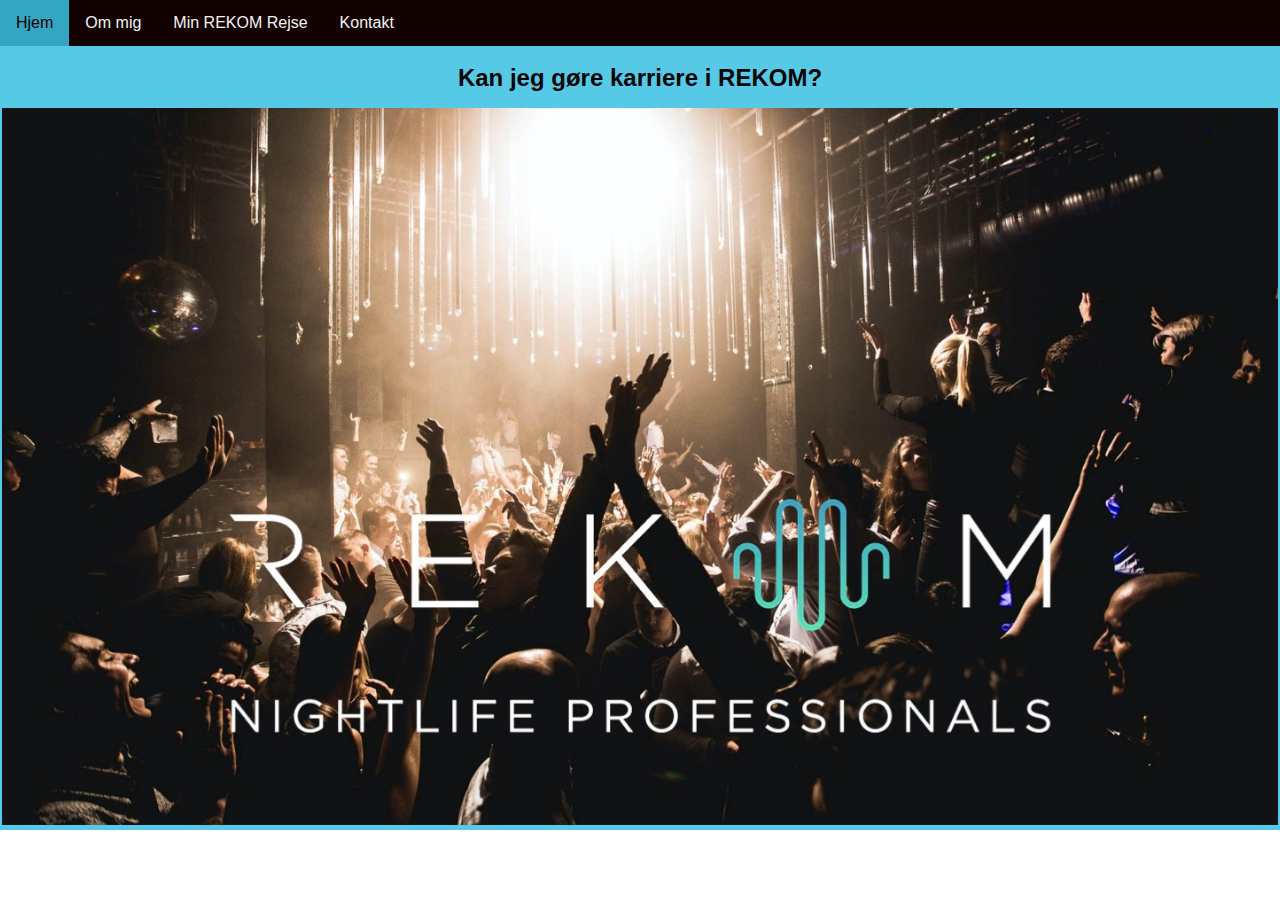
<file: Index.html>
<!DOCTYPE html>
<html lang="da">

<head>
    <meta charset="utf-8">
    <meta name="viewport" content="width=device-width, initial-scale=1.0">
    <meta name="keywords" content="Rasmus Fulton, Fulton, Hjemmeside, Cphbusiness, REKOM, Tyrolia">
    <meta name="description"
        content="En 24-årig som balancerer livet mellem en professionsbachelor på Cphbusiness, arbejde på en natklub og en masse andet.">
    <title>Rasmus Fulton</title>
    <link rel="stylesheet" href="style.css">
</head>

<body>
    </head>
    <body>
        <div class="topnav">
            <a href="./Index.html#">Hjem</a>
            <a href="./om%20mig.html">Om mig</a>
            <a href="./rekomrejse.html">Min
                REKOM Rejse</a>
            <a href="./kontakt.html">Kontakt</a>
        </div>
        <div class="header">
            <h1>Kan jeg gøre karriere i REKOM?</h1>

            <div class="container">
                <img src="./img_rekom1.jpg" alt="REKOM BILLEDE" style="width:100%;">
            </div>
    </body>
</html>
</file>
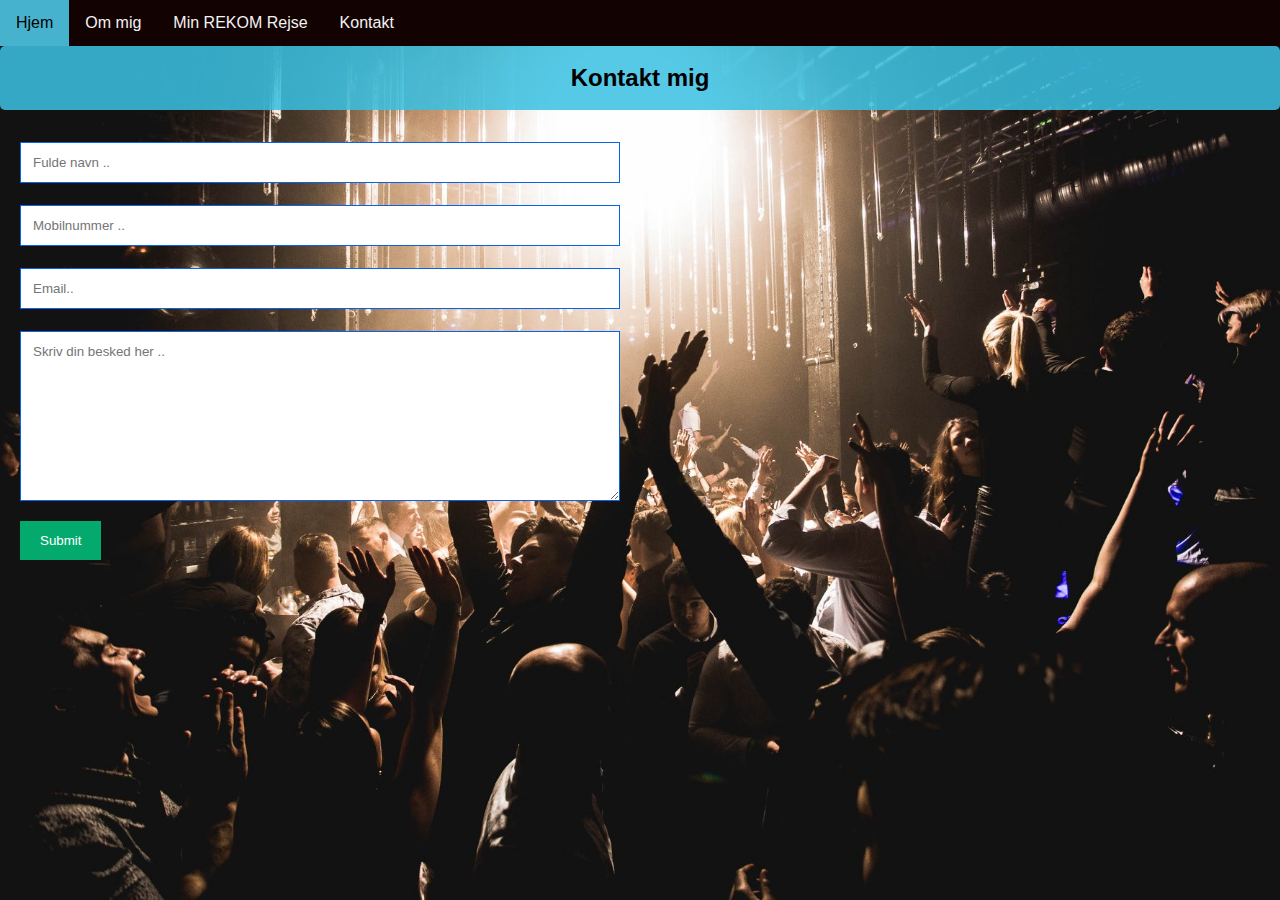
<file: kontakt.html>
<!DOCTYPE html>
<html lang="da">

<head>
    <meta charset="utf-8">
    <meta name="viewport" content="width=device-width, initial-scale=1.0">
    <meta name="keywords" content="Rasmus Fulton, Fulton, Hjemmeside, Cphbusiness, REKOM, Tyrolia">
    <meta name="description"
        content="En 24-årig som balancerer livet mellem en professionsbachelor på Cphbusiness, arbejde på en natklub og en masse andet.">
    <title>Rasmus Fulton</title>
    <link rel="stylesheet" href="kontakt.css">
</head>

<body>

    <div class="topnav">
        <a href="./Index.html#">Hjem</a>
        <a href="./om%20mig.html">Om mig</a>
        <a href="./rekomrejse.html">Min
            REKOM Rejse</a>
        <a href="./kontakt.html">Kontakt</a>
    </div>
        <div class="container">
            <div style="text-align:center">
                <h1>Kontakt mig</h1>

            </div>

        </div>
        <div class="column">
            <form action="/action_page.php">
                <label for="fname"></label>
                <input type="text" id="fname" name="Fulde navn" placeholder="Fulde navn ..">
                <label for="fname"></label>
                <input type="text" id="fname" name="mobilnummer" placeholder="Mobilnummer ..">
                <label for="lname"></label>
                <input type="text" id="lname" name="mail" placeholder="Email..">
                <label for="subject"></label>
                <textarea id="subject" name="subject" placeholder="Skriv din besked her .."
                    style="height:170px"></textarea>
                <input type="submit" value="Submit">
            </form>
        </div>
        </div>
        </div>

    </body>

</html>
</file>
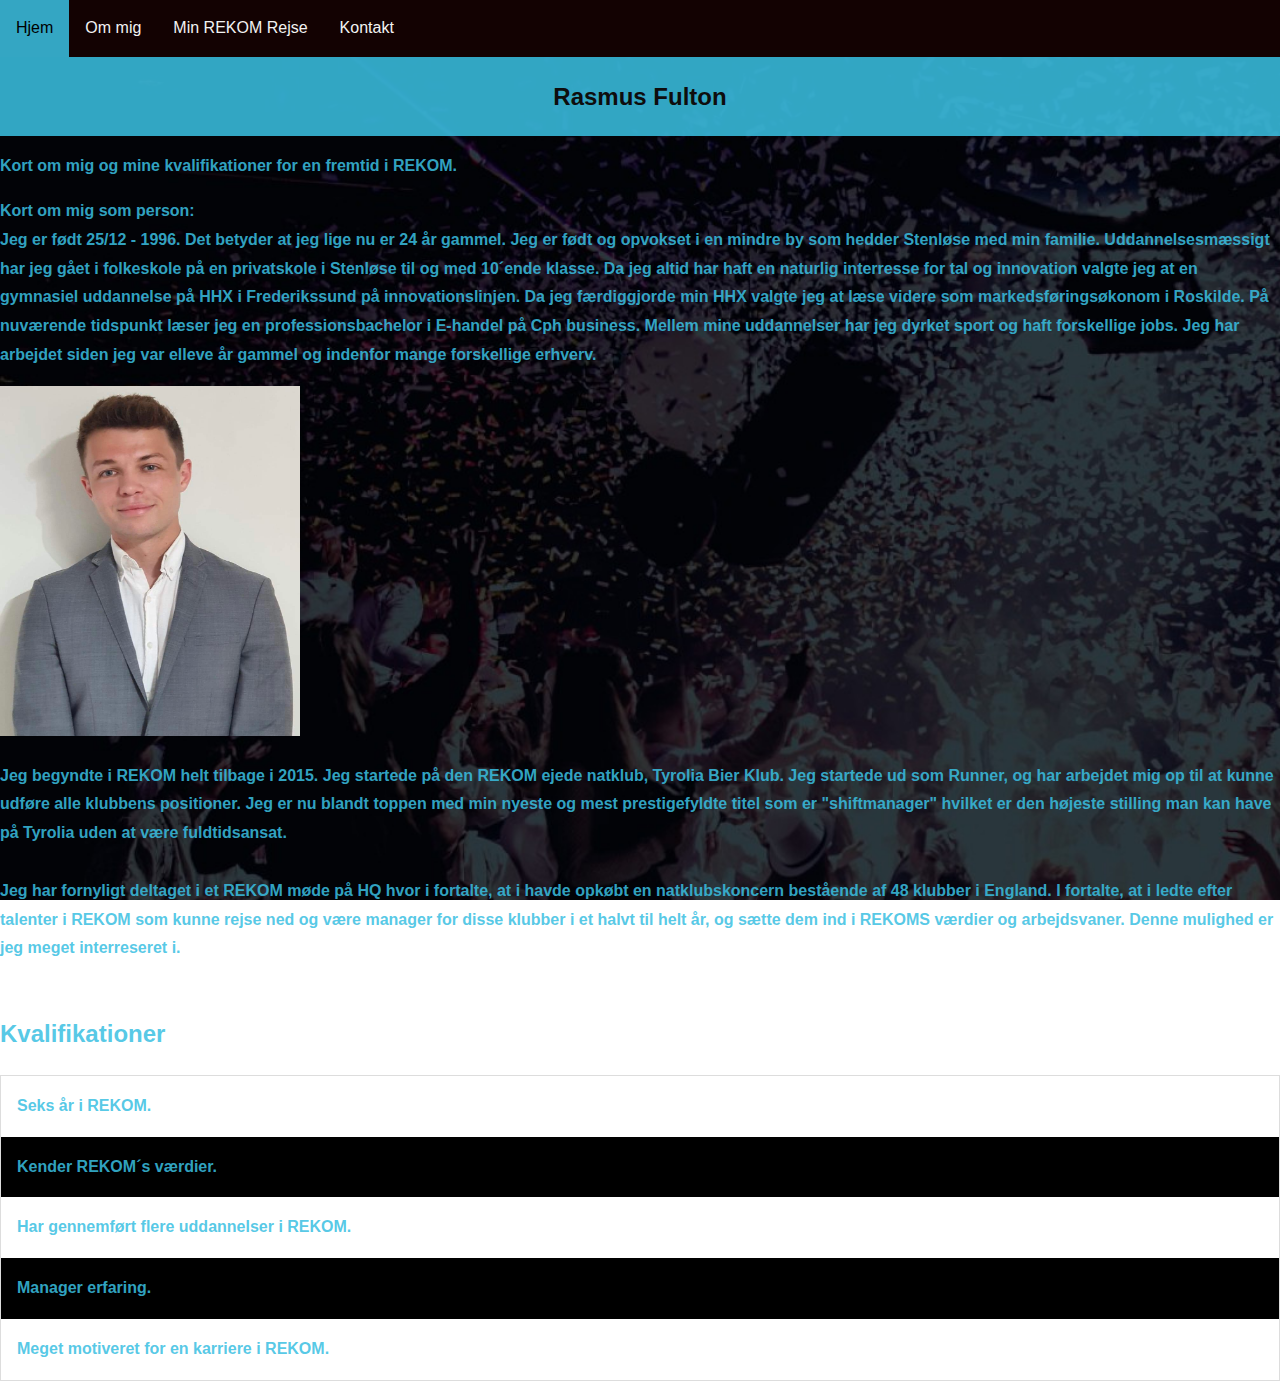
<file: om mig.html>
<!DOCTYPE html>
<html lang="da">

<head>
    <meta charset="utf-8">
    <meta name="viewport" content="width=device-width, initial-scale=1.0">
    <meta name="keywords" content="Rasmus Fulton, Fulton, Hjemmeside, Cphbusiness, REKOM, Tyrolia">
    <meta name="description"
        content="En 24-årig som balancerer livet mellem en professionsbachelor på Cphbusiness, arbejde på en natklub og en masse andet.">
    <title>Rasmus Fulton</title>
    <link rel="stylesheet" href="./om mig.css">
</head>
<body>
    <div class="topnav">
        <a href="./Index.html#">Hjem</a>
        <a href="./om%20mig.html">Om mig</a>
        <a href="./rekomrejse.html">Min
            REKOM Rejse</a>
        <a href="./kontakt.html">Kontakt</a>
    </div>
    <div class="header">
        <h1>Rasmus Fulton</h1>
    </div>
    <body>

        <!-- Container (About Section) -->

        <p class=><strong>Kort om mig og mine kvalifikationer for en fremtid i REKOM.<br>



                <p> Kort om mig som person: <br>
                    Jeg er født 25/12 - 1996. Det betyder at jeg lige nu er 24 år gammel. Jeg er
                    født og
                    opvokset i en mindre by som hedder Stenløse med min familie. Uddannelsesmæssigt har jeg gået i
                    folkeskole på
                    en privatskole i Stenløse til og med 10´ende klasse. Da jeg altid har haft en naturlig interresse
                    for tal og
                    innovation valgte jeg at en gymnasiel uddannelse på HHX i Frederikssund på innovationslinjen. Da jeg
                    færdiggjorde min HHX valgte jeg at læse videre som markedsføringsøkonom i Roskilde. På nuværende
                    tidspunkt
                    læser jeg en professionsbachelor i E-handel på Cph business. Mellem mine uddannelser har jeg dyrket
                    sport
                    og haft forskellige jobs. Jeg har arbejdet siden jeg var elleve år
                    gammel og indenfor mange forskellige erhverv.

                </p>

                <img src="./img_rf.jpg"
                    class="w3-round w3-image w3-opacity w3-hover-opacity-off" alt="Billede af mig" width="300"
                    height="350">
                </div>

                <!-- Hide this text on small devices -->
                <div class="w3-col m6 w3-hide-small w3-padding-large">
                    <p> Jeg begyndte i REKOM helt tilbage i 2015. Jeg startede på den REKOM ejede natklub, Tyrolia Bier
                        Klub.
                        Jeg startede ud som Runner, og har arbejdet mig op til at kunne udføre alle klubbens positioner.
                        Jeg er
                        nu blandt toppen med min nyeste og mest prestigefyldte titel som er "shiftmanager" hvilket
                        er den
                        højeste stilling man kan have på Tyrolia uden at være fuldtidsansat.
                        <br>
                        <br>
                        Jeg har fornyligt deltaget i et REKOM møde på HQ hvor i fortalte, at i havde opkøbt en
                        natklubskoncern
                        bestående af 48 klubber i
                        England. I fortalte, at i ledte efter talenter i REKOM som kunne rejse ned og være manager for
                        disse klubber i et halvt til helt år, og sætte dem ind i REKOMS værdier og arbejdsvaner. Denne
                        mulighed er jeg meget interreseret i.
                        <br>
                        <br>

                    </p>
        </div>

                    <h2>Kvalifikationer</h2>

                    <table>

                        <tr>
                            <td>Seks år i REKOM.</td>

                        </tr>
                        <tr>
                            <td>Kender REKOM´s værdier.</td>

                        </tr>
                        <tr>
                            <td>Har gennemført flere uddannelser i REKOM.</td>

                        </tr>
                        <tr>
                            <td>Manager erfaring.</td>

                        </tr>
                        <tr>
                            <td>Meget motiveret for en karriere i REKOM.</td>

                        </tr>
                    </table>


</html>
</file>
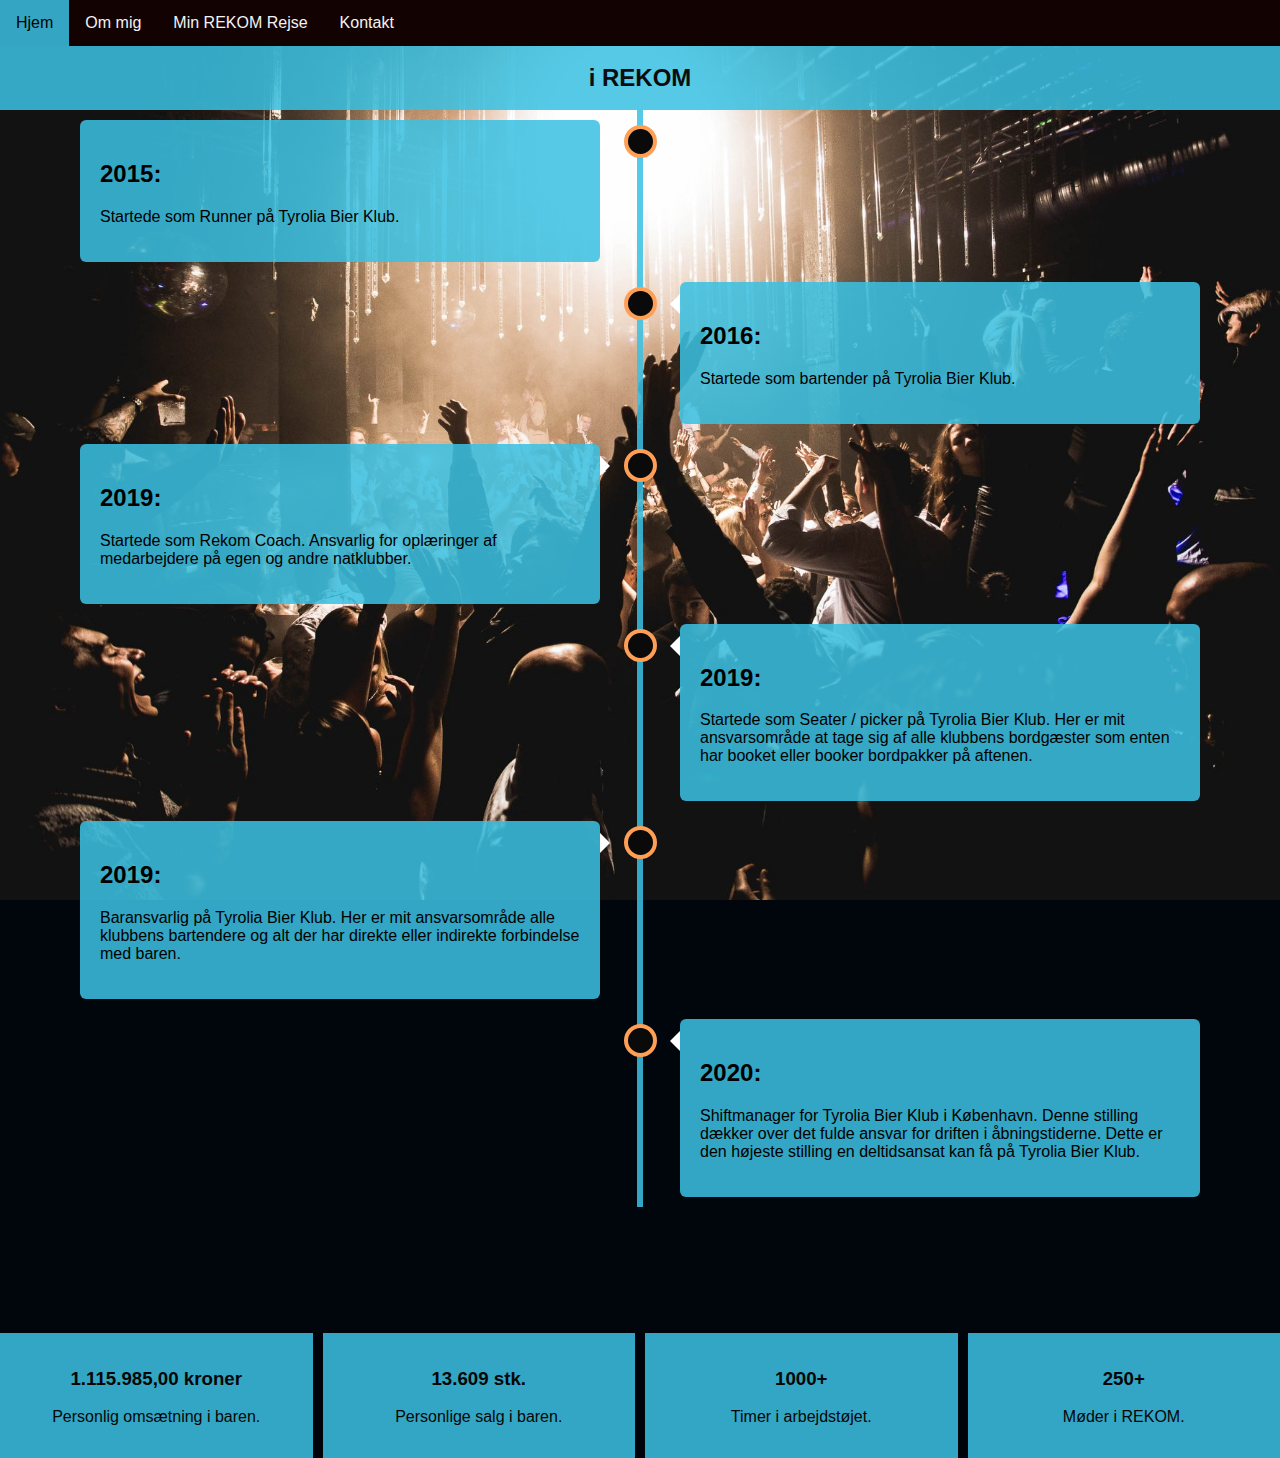
<file: rekomrejse.html>
<!DOCTYPE html>
<html lang="da">

<head>
    <meta charset="utf-8">
    <meta name="viewport" content="width=device-width, initial-scale=1.0">
    <meta name="keywords" content="Rasmus Fulton, Fulton, Hjemmeside, Cphbusiness, REKOM, Tyrolia">
    <meta name="description"
        content="En 24-årig som balancerer livet mellem en professionsbachelor på Cphbusiness, arbejde på en natklub og en masse andet.">
    <title>Rasmus Fulton</title>
    <meta name="viewport" content="width=device-width, initial-scale=1.0">
    <link rel="stylesheet" href="./rekomrejse.css">

    <style>
        body {
            background-image: url("./img_rekomnormal.jpg");
            background-repeat: no-repeat;
            background-attachment: fixed;
            background-size: cover;

        }

        * {
            box-sizing: border-box;
        }

        body {
            background-color: #00060c;
            font-family: Helvetica, sans-serif;
        }


        /* The actual timeline (the vertical ruler) */
        .timeline {
            position: relative;
            max-width: 1200px;
            margin: 0 auto;
        }

        /* The actual timeline (the vertical ruler) */
        .timeline::after {
            content: '';
            position: absolute;
            width: 6px;
            background-color: rgba(58, 192, 226, 0.863);
            top: 0;
            bottom: 0;
            left: 50%;
            margin-left: -3px;
        }

        /* Container around content */
        .container {
            padding: 10px 40px;
            position: relative;
            background-color: inherit;
            width: 50%;
        }

        /* The circles on the timeline */
        .container::after {
            content: '';
            position: absolute;
            width: 25px;
            height: 25px;
            right: -17px;
            background-color: rgb(10, 10, 10);
            border: 4px solid #FF9F55;
            top: 15px;
            border-radius: 50%;
            z-index: 1;
        }

        /* Place the container to the left */
        .left {
            left: 0;
        }

        /* Place the container to the right */
        .right {
            left: 50%;
        }

        /* Add arrows to the left container (pointing right) */
        .left::before {
            content: " ";
            height: 0;
            position: absolute;
            top: 22px;
            width: 0;
            z-index: 1;
            right: 30px;
            border: medium solid white;
            border-width: 10px 0 10px 10px;
            border-color: transparent transparent transparent white;
        }

        /* Add arrows to the right container (pointing left) */
        .right::before {
            content: " ";
            height: 0;
            position: absolute;
            top: 22px;
            width: 0;
            z-index: 1;
            left: 30px;
            border: medium solid white;
            border-width: 10px 10px 10px 0;
            border-color: transparent white transparent transparent;
        }

        /* Fix the circle for containers on the right side */
        .right::after {
            left: -16px;
        }

        /* The actual content */
        .content {
            padding: 20px 30px;
            background-color: rgba(58, 192, 226, 0.863);
            position: relative;
            border-radius: 6px;
        }

        /* Media queries - Responsive timeline on screens less than 600px wide */
        @media screen and (max-width: 600px) {

            /* Place the timelime to the left */
            .timeline::after {
                left: 31px;
            }

            /* Full-width containers */
            .container {
                width: 100%;
                padding-left: 70px;
                padding-right: 25px;
            }

            /* Make sure that all arrows are pointing leftwards */
            .container::before {
                left: 60px;
                border: medium solid white;
                border-width: 10px 10px 10px 0;
                border-color: transparent white transparent transparent;
            }

            /* Make sure all circles are at the same spot */
            .left::after,
            .right::after {
                left: 15px;
            }

            /* Make all right containers behave like the left ones */
            .right {
                left: 0%;
            }
        }
    </style>
</head>

<body>


    <style>
        * {
            box-sizing: border-box;
            font-family: Arial, Helvetica, sans-serif;
        }

        body {
            margin: 0;
            font-family: Arial, Helvetica, sans-serif;
        }

        /* Style the top navigation bar */
        .topnav {
            overflow: hidden;
            background-color: rgb(19, 2, 2);
        }

        /* Style the topnav links */
        .topnav a {
            float: left;
            display: block;
            color: #f2f2f2;
            text-align: center;
            padding: 14px 16px;
            text-decoration: none;
        }

        /* Change color on hover */
        .topnav a:hover {
            background-color: rgba(58, 192, 226, 0.863);
            color: black;
        }



        /* Style the footer */
        .footer {
            background-color: #f1f1f1;
            padding: 10px;
        }
    </style>
    </head>



    <div class="topnav">
        <a href="./Index.html#">Hjem</a>
        <a href="./om%20mig.html">Om mig</a>
        <a href="./rekomrejse.html">Min
            REKOM Rejse</a>
        <a href="./kontakt.html">Kontakt</a>
    </div>
    <style>
        /* Style the body */
        body {
            font-family: Arial;
            margin: 0;
        }

        /* Header/Logo Title */
        .header {
            padding: 2px;
            text-align: center;
            background: rgba(58, 192, 226, 0.863);
            color: rgb(14, 13, 13);
            font-size: 12px;
        }

        /* Page Content */
        .content {
            padding: 20px;
        }
    </style>
    </head>

    <body>

        <div class="header">
            <h1> i REKOM</h1>
        </div>
        <div class="timeline">
            <div class="container left">
                <div class="content">
                    <h2>2015:</h2>
                    <p>Startede som Runner på Tyrolia Bier Klub. </p>
                </div>
            </div>
            <div class="container right">
                <div class="content">
                    <h2>2016:</h2>
                    <p>Startede som bartender på Tyrolia Bier Klub. </p>
                </div>
            </div>
            <div class="container left">
                <div class="content">
                    <h2>2019:</h2>
                    <p>Startede som Rekom Coach. Ansvarlig for oplæringer af medarbejdere på egen og andre natklubber.
                    </p>
                </div>
            </div>
            <div class="container right">
                <div class="content">
                    <h2>2019:</h2>
                    <p>Startede som Seater / picker på Tyrolia Bier Klub. Her er mit ansvarsområde at tage sig af alle
                        klubbens bordgæster som enten har
                        booket eller booker bordpakker på aftenen.</p>
                </div>
            </div>
            <div class="container left">
                <div class="content">
                    <h2>2019:</h2>
                    <p>Baransvarlig på Tyrolia Bier Klub. Her er mit
                        ansvarsområde alle klubbens bartendere og alt der
                        har direkte eller indirekte forbindelse med baren.</p>
                </div>
            </div>
            <div class="container right">
                <div class="content">
                    <h2>2020:</h2>
                    <p>Shiftmanager for Tyrolia Bier Klub i København. Denne stilling dækker over det fulde ansvar for
                        driften i
                        åbningstiderne. Dette er den højeste stilling en deltidsansat kan få på Tyrolia Bier Klub. </p>
                </div>
            </div>
        </div>


        <style>
            * {
                box-sizing: border-box;
            }

            body {
                font-family: Arial, Helvetica, sans-serif;
            }

            /* Float four columns side by side */
            .column {
                float: left;
                width: 25%;
                padding: 0 5px;
            }

            .row {
                margin: 0 -5px;
            }

            /* Clear floats after the columns */
            .row:after {
                content: "";
                display: table;
                clear: both;
            }

            /* Responsive columns */
            @media screen and (max-width: 600px) {
                .column {
                    width: 100%;
                    display: block;
                    margin-bottom: 10px;
                }
            }

            /* Style the counter cards */
            .card {
                box-shadow: 0 4px 8px 0 rgba(0, 0, 0, 0.2);
                padding: 16px;
                text-align: center;
                background-color: rgba(58, 192, 226, 0.863);
                color: rgb(7, 7, 7);
            }

            .fa {
                font-size: 50px;
            }
        </style>
        </head>

        <body>

            <br>
            <br>
            <br>
            <br>
            <br>
            <br>
            <br>

            <div class="row">
                <div class="column">
                    <div class="card">
                        <p><i class="fa fa-user"></i></p>
                        <h3>1.115.985,00 kroner</h3>
                        <p>Personlig omsætning i baren.</p>
                    </div>
                </div>

                <div class="column">
                    <div class="card">
                        <p><i class="fa fa-check"></i></p>
                        <h3>13.609 stk. </h3>
                        <p>Personlige salg i baren.</p>
                    </div>
                </div>

                <div class="column">
                    <div class="card">
                        <p><i class="fa fa-smile-o"></i></p>
                        <h3>1000+</h3>
                        <p>Timer i arbejdstøjet.</p>
                    </div>
                </div>

                <div class="column">
                    <div class="card">
                        <p><i class="fa fa-coffee"></i></p>
                        <h3>250+</h3>
                        <p>Møder i REKOM.</p>
                    </div>
                </div>
            </div>

        </body>

</html>
</file>
<file: style.css>
.header {
            padding: 2px;
            text-align: center;
            background: rgba(58, 192, 226, 0.863);
            color: rgb(5, 5, 5);
            font-size: 12px;
        }

        * {
            box-sizing: border-box;
            font-family: Arial, Helvetica, sans-serif;
        }

        body {
            margin: 0;
            font-family: Arial, Helvetica, sans-serif;
        }

        /* Style the top navigation bar */
        .topnav {
            overflow: hidden;
            background-color: rgb(19, 2, 2);
        }

        /* Style the topnav links */
        .topnav a {
            float: left;
            display: block;
            color: #f2f2f2;
            text-align: center;
            padding: 14px 16px;
            text-decoration: none;
        }

        /* Change color on hover */
        .topnav a:hover {
            background-color: rgba(58, 192, 226, 0.863);
            color: black;
        }



        /* Style the footer */
        .footer {
            background-color: #f1f1f1;
            padding: 10px;
        }
</file>
<file: kontakt.css>
body {
            background-image: url('./img_rekomnormal.jpg');
            background-repeat: no-repeat;
            background-attachment: fixed;
            background-size: cover;
        }

        * {
            box-sizing: border-box;
            font-family: Arial, Helvetica, sans-serif;
        }

        body {
            margin: 0;
            font-family: Arial, Helvetica, sans-serif;
        }

        /* Style the top navigation bar */
        .topnav {
            overflow: hidden;
            background-color: rgb(19, 2, 2);
        }

        /* Style the topnav links */
        .topnav a {
            float: left;
            display: block;
            color: #f2f2f2;
            text-align: center;
            padding: 14px 16px;
            text-decoration: none;
        }

        /* Change color on hover */
        .topnav a:hover {
            background-color: rgba(80, 206, 238, 0.863);
            color: black;
        }



        /* Style the footer */
        .footer {
            background-color: #f1f1f1;
            padding: 10px;
        }        body {
            background-image: url('./img_rekomnormal.jpg');
            background-repeat: no-repeat;
            background-attachment: fixed;
            background-size: cover;
        }

        * {
            box-sizing: border-box;
            font-family: Arial, Helvetica, sans-serif;
        }

        body {
            margin: 0;
            font-family: Arial, Helvetica, sans-serif;
        }

        /* Style the top navigation bar */
        .topnav {
            overflow: hidden;
            background-color: rgb(19, 2, 2);
        }

        /* Style the topnav links */
        .topnav a {
            float: left;
            display: block;
            color: #f2f2f2;
            text-align: center;
            padding: 14px 16px;
            text-decoration: none;
        }

        /* Change color on hover */
        .topnav a:hover {
            background-color: rgba(80, 206, 238, 0.863);
            color: black;
        }



        /* Style the footer */
        .footer {
            background-color: #f1f1f1;
            padding: 10px;
        }

body {
            background-color: #0a7ef1;
            font-family: Helvetica, sans-serif;
        }


        * {
            box-sizing: border-box;
        }

        /* Style inputs */
        input[type=text],
        select,
        textarea {
            width: 100%;
            padding: 12px;
            border: 1px solid rgb(8, 99, 236);
            margin-top: 6px;
            margin-bottom: 16px;
            resize: vertical;
        }

        input[type=submit] {
            background-color: #04AA6D;
            color: white;
            padding: 12px 20px;
            border: none;
            cursor: pointer;
        }

        input[type=submit]:hover {
            background-color: #45a049;
        }

        /* Style the container/contact section */
        .container {
            border-radius: 5px;
            background-color: rgba(58, 192, 226, 0.863);
            padding: 2px;
            font-size: 12px;
        }

        /* Create two columns that float next to eachother */
        .column {
            float: left;
            width: 50%;
            margin-top: 6px;
            padding: 20px;
        }

        /* Clear floats after the columns */
        .row:after {
            content: "";
            display: table;
            clear: both;
        }

        /* Responsive layout - when the screen is less than 600px wide, make the two columns stack on top of each other instead of next to each other */
        @media screen and (max-width: 600px) {

            .column,
            input[type=submit] {
                width: 100%;
                margin-top: 0;
            }
        }
</file>
<file: om mig.css>
body {
            font-family: Arial;
            margin: 0;
        }

        .header {
            padding: 2px;
            text-align: center;
            background: rgba(58, 192, 226, 0.863);
            color: rgb(14, 13, 13);
            font-size: 12px;
        }

        body {
            background-image: url('./img_ommig.jpg');
            background-repeat: no-repeat;
            background-attachment: fixed;
            background-size: cover;
        }

        * {
            box-sizing: border-box;
            font-family: Arial, Helvetica, sans-serif;
        }

        body {
            margin: 0;
            font-family: Arial, Helvetica, sans-serif;
        }

        /* Style the top navigation bar */
        .topnav {
            overflow: hidden;
            background-color: rgb(19, 2, 2);
        }

        /* Style the topnav links */
        .topnav a {
            float: left;
            display: block;
            color: #f2f2f2;
            text-align: center;
            padding: 14px 16px;
            text-decoration: none;
        }

        /* Change color on hover */
        .topnav a:hover {
            background-color: rgba(58, 192, 226, 0.863);
            color: black;
        }
        body,
        html {
            height: 100%;
            color: rgba(58, 192, 226, 0.863);
            line-height: 1.8;
        }
table {
                        border-collapse: collapse;
                        border-spacing: 0;
                        width: 100%;
                        border: 1px solid rgb(221, 221, 221);
                    }

                    th,
                    td {
                        text-align: center;
                        padding: 16px;
                    }

                    th:first-child,
                    td:first-child {
                        text-align: left;
                    }

                    tr:nth-child(even) {
                        background-color: black;
                    }

                    .fa-check {
                        color: green;
                    }

                    .fa-remove {
                        color: rgb(241, 236, 236);
                    }
</file>
<file: rekomrejse.css>
body {
            background-image: url('/Users/lordrasmusfulton/Desktop/img_rekomnormal.jpg');
            background-repeat: no-repeat;
            background-attachment: fixed;
            background-size: cover;

        }

        * {
            box-sizing: border-box;
        }

        body {
            background-color: #00060c;
            font-family: Helvetica, sans-serif;
        }


        /* The actual timeline (the vertical ruler) */
        .timeline {
            position: relative;
            max-width: 1200px;
            margin: 0 auto;
        }

        /* The actual timeline (the vertical ruler) */
        .timeline::after {
            content: '';
            position: absolute;
            width: 6px;
            background-color: rgba(58, 192, 226, 0.863);
            top: 0;
            bottom: 0;
            left: 50%;
            margin-left: -3px;
        }

        /* Container around content */
        .container {
            padding: 10px 40px;
            position: relative;
            background-color: inherit;
            width: 50%;
        }

        /* The circles on the timeline */
        .container::after {
            content: '';
            position: absolute;
            width: 25px;
            height: 25px;
            right: -17px;
            background-color: rgb(10, 10, 10);
            border: 4px solid #FF9F55;
            top: 15px;
            border-radius: 50%;
            z-index: 1;
        }

        /* Place the container to the left */
        .left {
            left: 0;
        }

        /* Place the container to the right */
        .right {
            left: 50%;
        }

        /* Add arrows to the left container (pointing right) */
        .left::before {
            content: " ";
            height: 0;
            position: absolute;
            top: 22px;
            width: 0;
            z-index: 1;
            right: 30px;
            border: medium solid white;
            border-width: 10px 0 10px 10px;
            border-color: transparent transparent transparent white;
        }

        /* Add arrows to the right container (pointing left) */
        .right::before {
            content: " ";
            height: 0;
            position: absolute;
            top: 22px;
            width: 0;
            z-index: 1;
            left: 30px;
            border: medium solid white;
            border-width: 10px 10px 10px 0;
            border-color: transparent white transparent transparent;
        }

        /* Fix the circle for containers on the right side */
        .right::after {
            left: -16px;
        }

        /* The actual content */
        .content {
            padding: 20px 30px;
            background-color: rgba(58, 192, 226, 0.863);
            position: relative;
            border-radius: 6px;
        }

        /* Media queries - Responsive timeline on screens less than 600px wide */
        @media screen and (max-width: 600px) {

            /* Place the timelime to the left */
            .timeline::after {
                left: 31px;
            }

            /* Full-width containers */
            .container {
                width: 100%;
                padding-left: 70px;
                padding-right: 25px;
            }

            /* Make sure that all arrows are pointing leftwards */
            .container::before {
                left: 60px;
                border: medium solid white;
                border-width: 10px 10px 10px 0;
                border-color: transparent white transparent transparent;
            }

            /* Make sure all circles are at the same spot */
            .left::after,
            .right::after {
                left: 15px;
            }

            /* Make all right containers behave like the left ones */
            .right {
                left: 0%;
            }
        }
        * {
            box-sizing: border-box;
            font-family: Arial, Helvetica, sans-serif;
        }

        body {
            margin: 0;
            font-family: Arial, Helvetica, sans-serif;
        }

        /* Style the top navigation bar */
        .topnav {
            overflow: hidden;
            background-color: rgb(19, 2, 2);
        }

        /* Style the topnav links */
        .topnav a {
            float: left;
            display: block;
            color: #f2f2f2;
            text-align: center;
            padding: 14px 16px;
            text-decoration: none;
        }

        /* Change color on hover */
        .topnav a:hover {
            background-color: rgba(58, 192, 226, 0.863);
            color: black;
        }



        /* Style the footer */
        .footer {
            background-color: #f1f1f1;
            padding: 10px;
        }
        body {
            font-family: Arial;
            margin: 0;
        }

        /* Header/Logo Title */
        .header {
            padding: 2px;
            text-align: center;
            background: rgba(58, 192, 226, 0.863);
            color: rgb(14, 13, 13);
            font-size: 12px;
        }

        /* Page Content */
        .content {
            padding: 20px;
        }
        * {
                box-sizing: border-box;
            }

            body {
                font-family: Arial, Helvetica, sans-serif;
            }

            /* Float four columns side by side */
            .column {
                float: left;
                width: 25%;
                padding: 0 5px;
            }

            .row {
                margin: 0 -5px;
            }

            /* Clear floats after the columns */
            .row:after {
                content: "";
                display: table;
                clear: both;
            }

            /* Responsive columns */
            @media screen and (max-width: 600px) {
                .column {
                    width: 100%;
                    display: block;
                    margin-bottom: 10px;
                }
            }

            /* Style the counter cards */
            .card {
                box-shadow: 0 4px 8px 0 rgba(0, 0, 0, 0.2);
                padding: 16px;
                text-align: center;
                background-color: rgba(58, 192, 226, 0.863);
                color: rgb(7, 7, 7);
            }

            .fa {
                font-size: 50px;
            }
</file>
